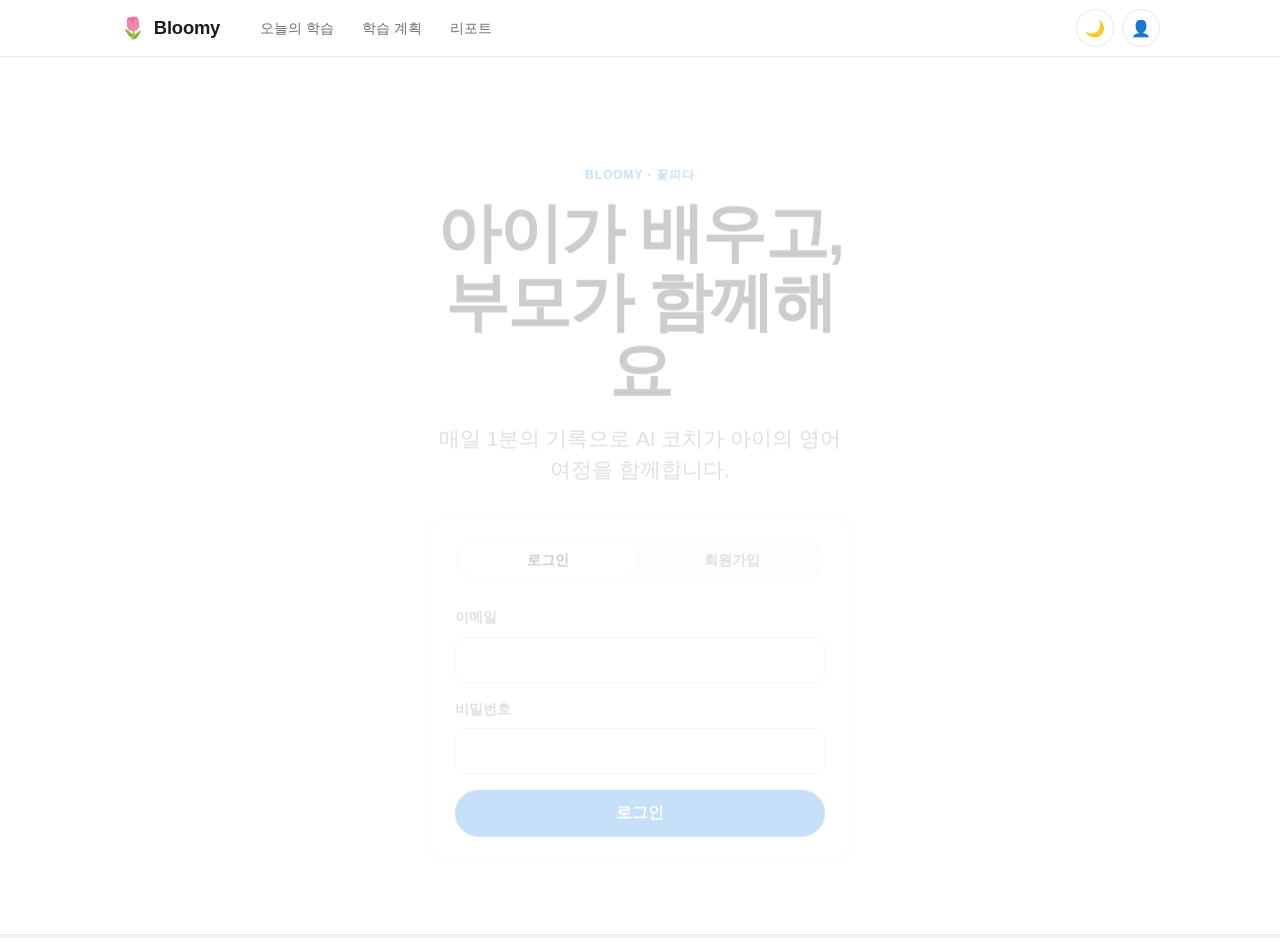
<file: index.html>
<!doctype html>
<html lang="ko">
<head>
  <meta charset="utf-8">
  <meta name="viewport" content="width=device-width, initial-scale=1">
  <meta http-equiv="refresh" content="0; url=/learning/">
  <title>꽃피다 · Bloomy</title>
  <style>
    html, body { margin: 0; height: 100%; }
    body {
      display: flex; align-items: center; justify-content: center;
      font-family: -apple-system, BlinkMacSystemFont, "Apple SD Gothic Neo", sans-serif;
      background: #fff; color: #1d1d1f;
    }
    a { color: #0071e3; text-decoration: none; font-weight: 600; }
    @media (prefers-color-scheme: dark) {
      body { background: #000; color: #f5f5f7; }
      a { color: #2997ff; }
    }
  </style>
</head>
<body>
  <p>🌷 Bloomy로 이동 중… <a href="/learning/">바로 시작하기</a></p>
</body>
</html>
</file>
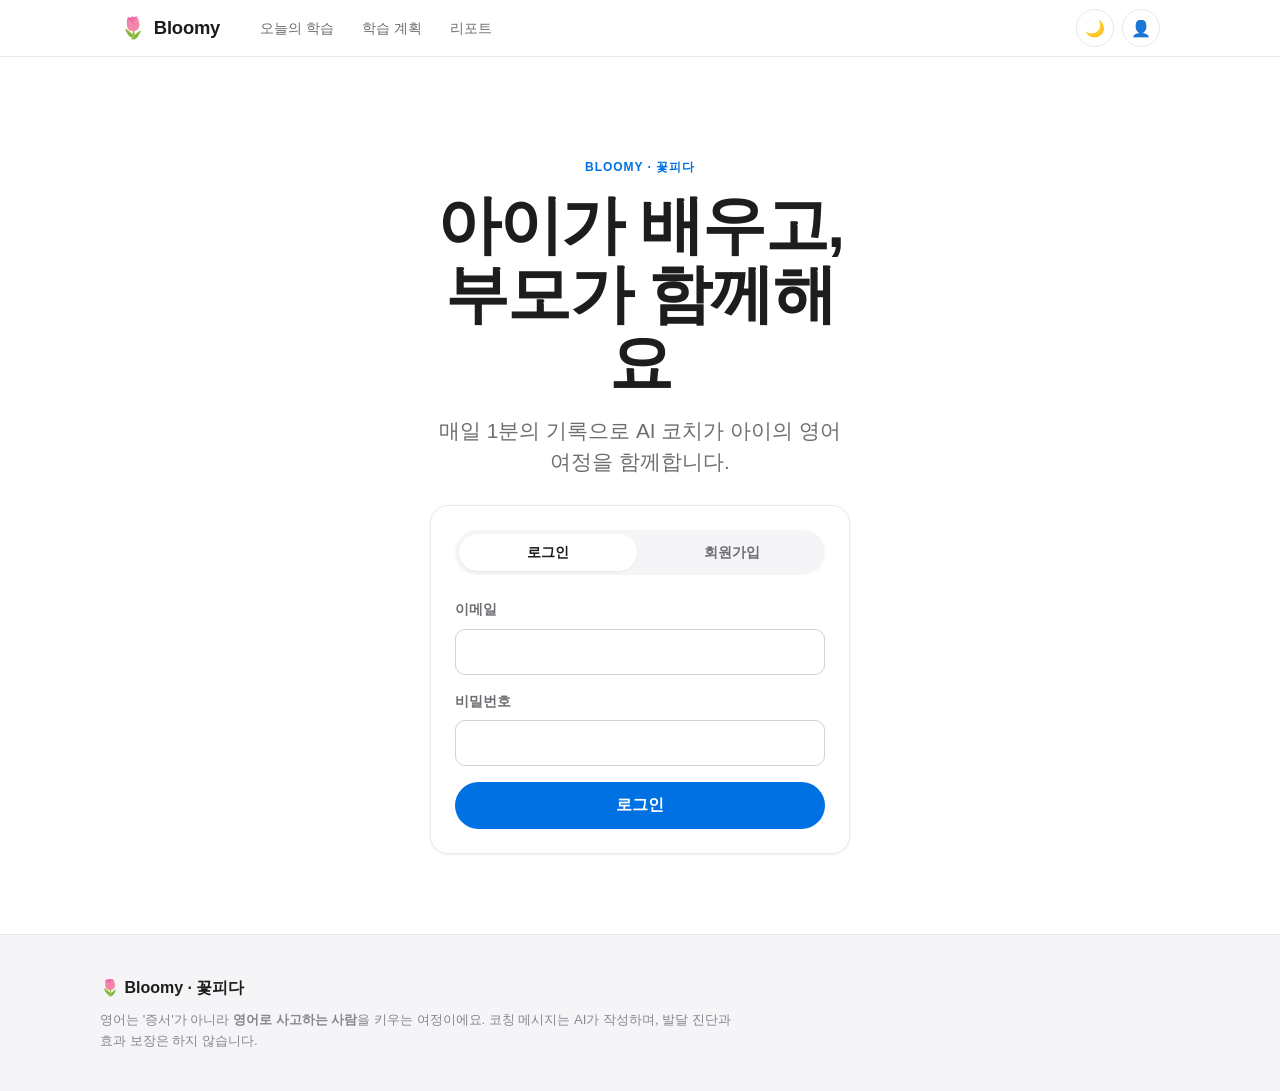
<file: learning/index.html>
<!DOCTYPE html>
<html lang="ko" data-theme="light">
<head>
  <meta charset="UTF-8" />
  <meta name="viewport" content="width=device-width, initial-scale=1.0" />
  <meta name="description" content="꽃피다 Bloomy — 아이가 배우고, 부모가 함께하는 영어 학습" />
  <title>Bloomy · 꽃피다</title>
  <link rel="stylesheet" href="css/style.css" />
</head>
<body>
  <header class="site-header">
    <div class="header-inner">
      <a class="brand" href="#" data-nav="home" aria-label="Bloomy 홈">
        <span class="brand-mark">🌷</span>
        <span class="brand-name">Bloomy</span>
      </a>
      <nav class="nav" aria-label="주요 메뉴">
        <button class="nav-link" data-nav="today">오늘의 학습</button>
        <button class="nav-link" data-nav="myplan">학습 계획</button>
        <button class="nav-link" data-nav="report">리포트</button>
      </nav>
      <div class="header-actions">
        <button id="themeToggle" class="icon-btn" type="button" aria-label="다크 모드 전환" title="다크 모드 전환">
          <span class="theme-icon">🌙</span>
        </button>
        <button id="accountBtn" class="icon-btn" type="button" aria-label="계정" title="계정">
          <span>👤</span>
        </button>
      </div>
    </div>
  </header>

  <main id="app" class="app" aria-live="polite"></main>

  <footer class="site-footer">
    <div class="footer-inner">
      <p class="footer-brand">🌷 Bloomy · 꽃피다</p>
      <p class="footer-note">
        영어는 '증서'가 아니라 <strong>영어로 사고하는 사람</strong>을 키우는 여정이에요.
        코칭 메시지는 AI가 작성하며, 발달 진단과 효과 보장은 하지 않습니다.
      </p>
    </div>
  </footer>

  <script src="js/content.js"></script>
  <script src="js/app.js"></script>
</body>
</html>
</file>
<file: learning/css/style.css>
/* ==========================================================================
   Bloomy · 꽃피다 — Apple Newsroom 스타일
   - 라이트/다크 테마 (CSS 변수 + data-theme)
   - 모바일 퍼스트 반응형
   ========================================================================== */

:root {
  --font-sans: -apple-system, BlinkMacSystemFont, "SF Pro Display", "SF Pro Text",
    "Helvetica Neue", "Apple SD Gothic Neo", "Malgun Gothic", "Noto Sans KR", sans-serif;

  --bg: #ffffff;
  --bg-elevated: #f5f5f7;
  --surface: #ffffff;
  --surface-2: #f5f5f7;
  --text: #1d1d1f;
  --text-secondary: #6e6e73;
  --text-tertiary: #86868b;
  --border: #d2d2d7;
  --border-soft: #e8e8ed;
  --accent: #0071e3;
  --accent-hover: #0077ed;
  --accent-soft: rgba(0, 113, 227, 0.1);
  --success: #1d9a5b;
  --warning: #b25000;
  --danger: #d70015;
  --shadow-sm: 0 1px 3px rgba(0, 0, 0, 0.06);
  --shadow-md: 0 4px 24px rgba(0, 0, 0, 0.08);
  --shadow-lg: 0 12px 40px rgba(0, 0, 0, 0.12);
  --radius-sm: 10px;
  --radius: 18px;
  --radius-lg: 28px;
  --maxw: 1080px;
  --header-h: 56px;
}

html[data-theme="dark"] {
  --bg: #000000;
  --bg-elevated: #1d1d1f;
  --surface: #1d1d1f;
  --surface-2: #2c2c2e;
  --text: #f5f5f7;
  --text-secondary: #a1a1a6;
  --text-tertiary: #86868b;
  --border: #424245;
  --border-soft: #2c2c2e;
  --accent: #2997ff;
  --accent-hover: #4aa8ff;
  --accent-soft: rgba(41, 151, 255, 0.16);
  --success: #30d158;
  --warning: #ff9f0a;
  --danger: #ff453a;
  --shadow-sm: 0 1px 3px rgba(0, 0, 0, 0.5);
  --shadow-md: 0 4px 24px rgba(0, 0, 0, 0.6);
  --shadow-lg: 0 12px 40px rgba(0, 0, 0, 0.7);
}

* { box-sizing: border-box; }

html { scroll-behavior: smooth; }

body {
  margin: 0;
  font-family: var(--font-sans);
  background: var(--bg);
  color: var(--text);
  line-height: 1.6;
  -webkit-font-smoothing: antialiased;
  text-rendering: optimizeLegibility;
  transition: background-color 0.3s ease, color 0.3s ease;
}

h1, h2, h3, h4, p { margin: 0; }

button { font-family: inherit; cursor: pointer; }

a { color: var(--accent); text-decoration: none; }

/* ---------- Header ---------- */
.site-header {
  position: sticky;
  top: 0;
  z-index: 50;
  background: color-mix(in srgb, var(--bg) 82%, transparent);
  backdrop-filter: saturate(180%) blur(20px);
  -webkit-backdrop-filter: saturate(180%) blur(20px);
  border-bottom: 1px solid var(--border-soft);
}
.header-inner {
  max-width: var(--maxw);
  margin: 0 auto;
  height: var(--header-h);
  padding: 0 20px;
  display: flex;
  align-items: center;
  gap: 16px;
}
.brand {
  display: inline-flex;
  align-items: center;
  gap: 8px;
  color: var(--text);
  font-weight: 700;
  font-size: 1.15rem;
  letter-spacing: -0.01em;
}
.brand-mark { font-size: 1.3rem; }
.nav {
  display: flex;
  gap: 4px;
  margin-left: 12px;
}
.nav-link {
  border: 0;
  background: transparent;
  color: var(--text-secondary);
  font-size: 0.9rem;
  font-weight: 500;
  padding: 8px 12px;
  border-radius: 999px;
  transition: background 0.2s, color 0.2s;
}
.nav-link:hover { background: var(--surface-2); color: var(--text); }
.nav-link.is-active { color: var(--text); background: var(--surface-2); }
.header-actions {
  margin-left: auto;
  display: flex;
  gap: 8px;
}
.icon-btn {
  width: 38px;
  height: 38px;
  border-radius: 999px;
  border: 1px solid var(--border-soft);
  background: var(--surface);
  color: var(--text);
  font-size: 1rem;
  display: inline-flex;
  align-items: center;
  justify-content: center;
  transition: background 0.2s, transform 0.15s;
}
.icon-btn:hover { background: var(--surface-2); }
.icon-btn:active { transform: scale(0.94); }

/* ---------- Layout ---------- */
.app {
  max-width: var(--maxw);
  margin: 0 auto;
  padding: 0 20px 80px;
  min-height: calc(100vh - var(--header-h) - 120px);
}
.screen { animation: fadeUp 0.4s ease both; }
@keyframes fadeUp {
  from { opacity: 0; transform: translateY(10px); }
  to { opacity: 1; transform: translateY(0); }
}

/* ---------- Hero ---------- */
.hero {
  padding: 64px 0 40px;
  text-align: center;
}
.eyebrow {
  display: inline-block;
  font-size: 0.75rem;
  font-weight: 600;
  letter-spacing: 0.08em;
  text-transform: uppercase;
  color: var(--accent);
  margin-bottom: 14px;
}
.hero-title {
  font-size: clamp(2.2rem, 6vw, 4rem);
  font-weight: 700;
  letter-spacing: -0.025em;
  line-height: 1.08;
  margin-bottom: 16px;
}
.hero-sub {
  font-size: clamp(1rem, 2.2vw, 1.3rem);
  color: var(--text-secondary);
  max-width: 640px;
  margin: 0 auto;
  line-height: 1.5;
}

/* ---------- Section ---------- */
.section { padding: 28px 0; }
.section-head {
  display: flex;
  align-items: baseline;
  justify-content: space-between;
  gap: 12px;
  margin-bottom: 18px;
}
.section-title {
  font-size: clamp(1.4rem, 3vw, 2rem);
  font-weight: 700;
  letter-spacing: -0.02em;
}
.section-note { color: var(--text-tertiary); font-size: 0.85rem; }

/* ---------- Card ---------- */
.card {
  background: var(--surface);
  border: 1px solid var(--border-soft);
  border-radius: var(--radius);
  padding: 24px;
  box-shadow: var(--shadow-sm);
  transition: transform 0.2s ease, box-shadow 0.2s ease, background 0.3s;
}
.card:hover { box-shadow: var(--shadow-md); }
.card-title {
  font-size: 1.15rem;
  font-weight: 650;
  letter-spacing: -0.01em;
  margin-bottom: 6px;
}
.card-meta {
  display: flex;
  flex-wrap: wrap;
  gap: 8px;
  margin-top: 12px;
}
.card-grid {
  display: grid;
  grid-template-columns: repeat(auto-fill, minmax(260px, 1fr));
  gap: 18px;
}

/* ---------- Chips / badges ---------- */
.chip {
  display: inline-flex;
  align-items: center;
  gap: 6px;
  font-size: 0.8rem;
  font-weight: 500;
  color: var(--text-secondary);
  background: var(--surface-2);
  border-radius: 999px;
  padding: 5px 12px;
}
.chip-accent { color: var(--accent); background: var(--accent-soft); }
.chip-x {
  border: 0;
  background: transparent;
  color: inherit;
  font-size: 1rem;
  cursor: pointer;
  padding: 0 0 0 4px;
  line-height: 1;
}
.ai-badge {
  display: inline-flex;
  align-items: center;
  gap: 6px;
  font-size: 0.72rem;
  font-weight: 600;
  letter-spacing: 0.02em;
  color: var(--accent);
  background: var(--accent-soft);
  border-radius: 999px;
  padding: 4px 10px;
}
.badge-case {
  font-size: 0.72rem;
  font-weight: 700;
  border-radius: 999px;
  padding: 4px 10px;
  background: var(--surface-2);
  color: var(--text-secondary);
}
.badge-case.case-A { color: var(--success); background: color-mix(in srgb, var(--success) 14%, transparent); }
.badge-case.case-B { color: var(--warning); background: color-mix(in srgb, var(--warning) 14%, transparent); }
.badge-case.case-C { color: var(--accent); background: var(--accent-soft); }

/* ---------- Buttons ---------- */
.btn {
  display: inline-flex;
  align-items: center;
  justify-content: center;
  gap: 8px;
  border: 0;
  border-radius: 999px;
  font-size: 1rem;
  font-weight: 600;
  padding: 13px 26px;
  background: var(--accent);
  color: #fff;
  transition: background 0.2s, transform 0.15s, opacity 0.2s;
}
.btn:hover { background: var(--accent-hover); }
.btn:active { transform: scale(0.98); }
.btn:disabled { opacity: 0.5; cursor: not-allowed; }
.btn-ghost {
  background: transparent;
  color: var(--accent);
  border: 1px solid var(--border);
}
.btn-ghost:hover { background: var(--surface-2); }
.btn-block { width: 100%; }
.btn-danger { background: var(--danger); }
.btn-danger:hover { background: color-mix(in srgb, var(--danger) 85%, #000); }
.btn-sm { padding: 9px 18px; font-size: 0.9rem; }

/* ---------- Forms ---------- */
.field { display: block; margin-bottom: 16px; }
.field-label {
  display: block;
  font-size: 0.85rem;
  font-weight: 600;
  color: var(--text-secondary);
  margin-bottom: 8px;
}
.input {
  width: 100%;
  padding: 13px 16px;
  font-size: 1rem;
  font-family: inherit;
  color: var(--text);
  background: var(--surface);
  border: 1px solid var(--border);
  border-radius: var(--radius-sm);
  transition: border-color 0.2s, box-shadow 0.2s;
}
.input:focus {
  outline: none;
  border-color: var(--accent);
  box-shadow: 0 0 0 4px var(--accent-soft);
}
textarea.input { resize: vertical; min-height: 84px; }

.choice-grid {
  display: grid;
  grid-template-columns: repeat(auto-fit, minmax(120px, 1fr));
  gap: 10px;
}
.choice-btn {
  border: 1px solid var(--border);
  background: var(--surface);
  color: var(--text);
  border-radius: var(--radius-sm);
  padding: 14px 12px;
  font-size: 0.95rem;
  font-weight: 500;
  transition: border-color 0.2s, background 0.2s, transform 0.15s;
}
.choice-btn:hover { border-color: var(--accent); }
.choice-btn.is-selected {
  border-color: var(--accent);
  background: var(--accent-soft);
  color: var(--accent);
  font-weight: 650;
}
.interest-grid {
  display: grid;
  grid-template-columns: repeat(auto-fit, minmax(110px, 1fr));
  gap: 10px;
}
.interest-item {
  display: flex;
  align-items: center;
  gap: 8px;
  border: 1px solid var(--border);
  border-radius: var(--radius-sm);
  padding: 12px 14px;
  cursor: pointer;
  transition: border-color 0.2s, background 0.2s;
}
.interest-item:hover { border-color: var(--accent); }
.interest-item.is-selected { border-color: var(--accent); background: var(--accent-soft); }
.interest-item input { accent-color: var(--accent); }

.form-message {
  font-size: 0.9rem;
  padding: 12px 14px;
  border-radius: var(--radius-sm);
  margin: 12px 0;
  display: none;
}
.form-message.is-error {
  display: block;
  color: var(--danger);
  background: color-mix(in srgb, var(--danger) 10%, transparent);
}
.form-message.is-info {
  display: block;
  color: var(--accent);
  background: var(--accent-soft);
}

/* ---------- Auth ---------- */
.auth-wrap {
  max-width: 420px;
  margin: 48px auto 0;
}
.auth-tabs {
  display: flex;
  gap: 6px;
  background: var(--surface-2);
  border-radius: 999px;
  padding: 4px;
  margin-bottom: 24px;
}
.auth-tab {
  flex: 1;
  border: 0;
  background: transparent;
  color: var(--text-secondary);
  font-weight: 600;
  font-size: 0.9rem;
  padding: 9px;
  border-radius: 999px;
  transition: background 0.2s, color 0.2s;
}
.auth-tab.is-active { background: var(--surface); color: var(--text); box-shadow: var(--shadow-sm); }

/* ---------- Onboarding ---------- */
.onboard-wrap { max-width: 720px; margin: 0 auto; }
.step-badge {
  display: inline-flex;
  align-items: center;
  gap: 8px;
  font-size: 0.8rem;
  font-weight: 600;
  color: var(--text-tertiary);
  margin-bottom: 8px;
}
.form-section { margin-bottom: 28px; }
.form-section-title {
  font-size: 1.05rem;
  font-weight: 650;
  margin-bottom: 12px;
}
.required-dot {
  font-size: 0.72rem;
  color: var(--accent);
  font-weight: 600;
  margin-left: 6px;
}

/* ---------- Plan ---------- */
.plan-hero {
  background: var(--surface-2);
  border-radius: var(--radius-lg);
  padding: 32px;
  margin-bottom: 24px;
}
.plan-week { margin-bottom: 24px; }
.plan-week:last-of-type { margin-bottom: 0; }
.plan-week-head {
  display: flex;
  align-items: baseline;
  justify-content: space-between;
  gap: 12px;
  margin-bottom: 10px;
}
.plan-week-title { font-size: 1rem; font-weight: 700; letter-spacing: -0.01em; }
.plan-week-range { font-size: 0.8rem; color: var(--text-tertiary); }
.plan-list { display: grid; gap: 10px; }
.plan-row {
  display: flex;
  align-items: center;
  gap: 14px;
  padding: 14px 16px;
  background: var(--surface);
  border: 1px solid var(--border-soft);
  border-radius: var(--radius-sm);
}
.plan-date {
  font-size: 0.8rem;
  font-weight: 700;
  color: var(--accent);
  min-width: 64px;
}
.plan-task { flex: 1; font-size: 0.95rem; }
.plan-min { font-size: 0.8rem; color: var(--text-tertiary); }
.plan-row.is-open { cursor: pointer; }
.plan-row.is-open:hover { border-color: var(--accent); }
.plan-row.is-today { outline: 2px solid var(--accent); outline-offset: -1px; }
.plan-src { display: block; font-size: 0.75rem; color: var(--text-tertiary); margin-top: 2px; }
.plan-cur { font-size: 0.9rem; text-decoration: none; color: var(--accent); padding: 2px 4px; }
@media (max-width: 480px) {
  .plan-row { flex-wrap: wrap; gap: 8px 12px; }
  .plan-task { flex-basis: 100%; order: 5; }
}

/* ---------- Today ---------- */
.today-grid {
  display: grid;
  grid-template-columns: 1.4fr 1fr;
  gap: 20px;
  align-items: start;
}
@media (max-width: 820px) {
  .today-grid { grid-template-columns: 1fr; }
}
.card-hero {
  background: linear-gradient(135deg, var(--accent-soft), transparent);
  border: 1px solid var(--border-soft);
  border-radius: var(--radius-lg);
  padding: 32px;
}
.card-hero .card-title { font-size: 1.6rem; }
.check-point {
  margin-top: 16px;
  padding: 14px 16px;
  background: var(--surface);
  border-radius: var(--radius-sm);
  font-size: 0.92rem;
  color: var(--text-secondary);
}
.check-point strong { color: var(--text); }

/* ---------- Words ---------- */
.word-grid {
  display: grid;
  grid-template-columns: repeat(auto-fill, minmax(150px, 1fr));
  gap: 14px;
}
.word-card {
  background: var(--surface);
  border: 1px solid var(--border-soft);
  border-radius: var(--radius);
  padding: 20px 16px;
  text-align: center;
  transition: transform 0.2s, box-shadow 0.2s;
}
.word-card:hover { transform: translateY(-3px); box-shadow: var(--shadow-md); }
.word-emoji { font-size: 2.2rem; display: block; margin-bottom: 8px; }
.word-text { font-size: 1.15rem; font-weight: 700; letter-spacing: -0.01em; }
.word-meaning { font-size: 0.85rem; color: var(--text-secondary); margin-top: 2px; }
.word-pron { font-size: 0.78rem; color: var(--text-tertiary); margin-top: 4px; }

.phrase-list { display: grid; gap: 12px; }
.phrase-item {
  background: var(--surface);
  border: 1px solid var(--border-soft);
  border-radius: var(--radius-sm);
  padding: 16px 18px;
}
.phrase-en { font-size: 1.05rem; font-weight: 650; }
.phrase-ko { font-size: 0.88rem; color: var(--text-secondary); margin-top: 2px; }
.phrase-pron { font-size: 0.78rem; color: var(--text-tertiary); margin-top: 4px; }

/* ---------- Feedback ---------- */
.feedback-form { display: grid; gap: 18px; }
.scale {
  display: flex;
  gap: 8px;
}
.scale-btn {
  flex: 1;
  border: 1px solid var(--border);
  background: var(--surface);
  color: var(--text-secondary);
  border-radius: var(--radius-sm);
  padding: 12px 0;
  font-weight: 600;
  transition: all 0.2s;
}
.scale-btn:hover { border-color: var(--accent); }
.scale-btn.is-selected {
  border-color: var(--accent);
  background: var(--accent);
  color: #fff;
}
.checkbox-row {
  display: flex;
  align-items: center;
  gap: 10px;
  font-size: 0.92rem;
  color: var(--text-secondary);
}
.checkbox-row input { accent-color: var(--accent); width: 18px; height: 18px; }

/* ---------- Coach message ---------- */
.coach-message {
  background: var(--surface);
  border: 1px solid var(--border-soft);
  border-left: 4px solid var(--accent);
  border-radius: var(--radius);
  padding: 22px 24px;
  white-space: pre-wrap;
  line-height: 1.7;
}
.coach-head {
  display: flex;
  align-items: center;
  gap: 10px;
  margin-bottom: 12px;
}
.tomorrow-card {
  margin-top: 16px;
  padding: 16px 18px;
  background: var(--surface-2);
  border-radius: var(--radius-sm);
}
.tomorrow-card .label {
  font-size: 0.75rem;
  font-weight: 700;
  letter-spacing: 0.06em;
  text-transform: uppercase;
  color: var(--text-tertiary);
  margin-bottom: 6px;
}

/* ---------- Stats / report ---------- */
.stat-grid {
  display: grid;
  grid-template-columns: repeat(auto-fit, minmax(140px, 1fr));
  gap: 14px;
}
.stat {
  background: var(--surface);
  border: 1px solid var(--border-soft);
  border-radius: var(--radius);
  padding: 20px;
  text-align: center;
}
.stat-num {
  font-size: 2rem;
  font-weight: 700;
  letter-spacing: -0.02em;
  color: var(--accent);
}
.stat-lbl { font-size: 0.82rem; color: var(--text-secondary); margin-top: 4px; }

.report-block { margin-bottom: 24px; }
.report-block h3 {
  font-size: 1.1rem;
  font-weight: 650;
  margin-bottom: 12px;
}
.trend-list, .learned-list { display: grid; gap: 8px; }
.trend-item, .learned-item {
  padding: 12px 16px;
  background: var(--surface-2);
  border-radius: var(--radius-sm);
  font-size: 0.92rem;
}
.honest-note {
  padding: 14px 16px;
  border-radius: var(--radius-sm);
  background: color-mix(in srgb, var(--warning) 10%, transparent);
  color: var(--warning);
  font-size: 0.9rem;
}
.confidence-note {
  padding: 14px 16px;
  border-radius: var(--radius-sm);
  background: color-mix(in srgb, var(--success) 10%, transparent);
  color: var(--success);
  font-size: 0.92rem;
  font-weight: 600;
}

/* ---------- Misc ---------- */
.empty {
  text-align: center;
  color: var(--text-secondary);
  padding: 48px 20px;
  font-size: 0.95rem;
}
.loading {
  text-align: center;
  color: var(--text-tertiary);
  padding: 80px 20px;
}
.spinner {
  width: 28px;
  height: 28px;
  border: 3px solid var(--border);
  border-top-color: var(--accent);
  border-radius: 50%;
  margin: 0 auto 14px;
  animation: spin 0.8s linear infinite;
}
@keyframes spin { to { transform: rotate(360deg); } }
.muted { color: var(--text-secondary); }
.small { font-size: 0.85rem; }
.mt8 { margin-top: 8px; }
.mt16 { margin-top: 16px; }
.mt24 { margin-top: 24px; }
.center { text-align: center; }
.row { display: flex; gap: 10px; flex-wrap: wrap; align-items: center; }
.spacer { flex: 1; }

/* ---------- Footer ---------- */
.site-footer {
  border-top: 1px solid var(--border-soft);
  background: var(--bg-elevated);
  padding: 40px 20px;
}
.footer-inner { max-width: var(--maxw); margin: 0 auto; }
.footer-brand { font-weight: 700; margin-bottom: 8px; }
.footer-note { font-size: 0.82rem; color: var(--text-tertiary); max-width: 640px; line-height: 1.6; }

/* ---------- Responsive ---------- */
@media (max-width: 640px) {
  .header-inner { padding: 0 14px; gap: 8px; }
  .brand-name { display: none; }
  .nav { margin-left: 0; }
  .nav-link { padding: 8px 10px; font-size: 0.85rem; }
  .app { padding: 0 16px 60px; }
  .hero { padding: 40px 0 24px; }
  .card { padding: 20px; }
  .card-hero, .plan-hero { padding: 24px; }
  .scale { gap: 6px; }
  .scale-btn { padding: 11px 0; font-size: 0.9rem; }
}

/* ---------- Privacy consent ---------- */
.consent-block { margin: 4px 0 12px; }
.privacy-details {
  margin-bottom: 12px;
  padding: 12px 14px;
  background: var(--bg-elevated);
  border-radius: var(--radius-sm);
  font-size: 0.88rem;
  color: var(--text-secondary);
}
.privacy-details summary { cursor: pointer; font-weight: 600; color: var(--text); }
.privacy-list { margin: 10px 0 0; padding-left: 18px; line-height: 1.6; }
.privacy-list li + li { margin-top: 6px; }
.consent-item {
  display: flex;
  align-items: flex-start;
  gap: 10px;
  margin-bottom: 10px;
  font-size: 0.92rem;
  line-height: 1.45;
  cursor: pointer;
}
.consent-item input { margin-top: 3px; width: 18px; height: 18px; flex: none; accent-color: var(--accent); }
.consent-alt { margin-top: 10px; }
.danger-zone { margin-top: 16px; }
.danger-zone .card-title { color: var(--danger); }
.account-email { overflow-wrap: anywhere; }

/* 카드 자료 안내 (피드백 반영) */
.guide { border-top: 1px dashed var(--border); padding-top: 12px; display: grid; gap: 8px; text-align: left; }
.guide-row { display: grid; grid-template-columns: 72px 1fr; gap: 8px; font-size: 14px; line-height: 1.5; }
.guide-k { color: var(--text-secondary); font-weight: 600; }
.guide-about summary { cursor: pointer; font-size: 13px; color: var(--text-secondary); }
.day-picker { display: grid; gap: 4px; max-width: 280px; }
.speak-btn { border: 0; background: none; cursor: pointer; font-size: 14px; padding: 0 2px; }
.check-question { font-size: 13px; line-height: 1.5; padding: 10px 12px; border-radius: 10px; background: var(--surface-2); }
@media (max-width: 480px) { .guide-row { grid-template-columns: 1fr; gap: 2px; } }

/* 누르면 소리 나는 단어·표현·글자 카드 (보호자 피드백) */
button.word-card, button.phrase-item { font: inherit; color: inherit; cursor: pointer; width: 100%; display: flex; flex-direction: column; align-items: center; gap: 2px; }
button.phrase-item { align-items: flex-start; text-align: left; }
button.word-card:active, button.phrase-item:active { transform: scale(0.97); }
button.word-card:focus-visible, button.phrase-item:focus-visible { outline: 2px solid var(--accent); outline-offset: 2px; }
.word-card .word-text { font-size: 1.4rem; }
.word-tap { font-size: 0.8rem; opacity: 0.55; margin-top: 4px; }
.phrase-en .word-tap { margin-left: 4px; }
.letter-big { font-size: 2.6rem; font-weight: 800; letter-spacing: 0.02em; line-height: 1.1; }
.link-btn { border: 0; background: none; padding: 0; color: var(--accent); font: inherit; text-decoration: underline; cursor: pointer; }
#speakNote[hidden] { display: none !important; }

/* 오늘의 동요 */
.song-card { border: 1px solid var(--border); border-radius: 16px; padding: 16px; display: grid; gap: 10px; background: var(--surface-2); }
.song-head { display: flex; gap: 12px; align-items: center; }
.song-icon { font-size: 28px; line-height: 1; }
.song-title { font-weight: 700; font-size: 17px; }
.song-card .btn { justify-self: start; }

/* 오늘의 동요 위치: 넓은 화면은 오른쪽(기록 위), 좁은 화면은 카드 아래 */
.side-block { margin-bottom: 20px; }
.song-chip { justify-self: start; }
.only-wide { display: block; }
.only-narrow { display: none; }
@media (max-width: 820px) {
  .only-wide { display: none; }
  .only-narrow { display: block; }
}

/* 칭찬 가이드 */
.praise-phrases { display: flex; flex-wrap: wrap; gap: 8px; }
.praise-chip { border: 1px solid var(--border); background: var(--surface-2); color: var(--text); border-radius: 999px; padding: 8px 14px; font-size: 15px; font-weight: 600; cursor: pointer; }
.praise-chip:hover { border-color: var(--accent); }
.praise-tips { list-style: none; padding: 0; margin: 14px 0 0; display: grid; gap: 10px; font-size: 14px; line-height: 1.5; }
.praise-streak { margin-top: 12px; font-size: 14px; line-height: 1.5; }

/* 카드 아래 링크 버튼 줄 */
.guide-links { display: flex; flex-wrap: wrap; gap: 8px; }

/* 전체 커리큘럼 페이지 */
.cur-grid { display: grid; grid-template-columns: 1fr 1.2fr; gap: 20px; align-items: start; }
@media (max-width: 820px) { .cur-grid { grid-template-columns: 1fr; } }
.cur-steps, .cur-units, .cur-days { list-style: none; padding: 0; margin: 0; display: grid; gap: 6px; }
.cur-steps li { display: grid; grid-template-columns: 130px 1fr; gap: 8px; padding: 8px 10px; border-radius: 10px; font-size: 14px; }
.cur-level { color: var(--text-secondary); font-size: 13px; }
.cur-units li { display: grid; grid-template-columns: 28px 1fr auto; gap: 8px; align-items: baseline; padding: 6px 10px; border-radius: 10px; font-size: 14px; }
.cur-steps li.is-current, .cur-units li.is-current { background: var(--surface-2); outline: 1px solid var(--accent); }
.cur-n { color: var(--text-secondary); font-variant-numeric: tabular-nums; }
.cur-st { text-align: right; white-space: nowrap; }
.cur-days li { display: grid; grid-template-columns: 48px auto 1fr; gap: 8px; align-items: baseline; font-size: 14px; padding: 6px 0; border-bottom: 1px dashed var(--border); }
.cur-date { font-variant-numeric: tabular-nums; color: var(--text-secondary); }
.st { font-size: 12px; padding: 2px 8px; border-radius: 999px; border: 1px solid var(--border); white-space: nowrap; }
.st-done { border-color: var(--accent); color: var(--accent); }
.st-today { background: var(--accent); color: #fff; border-color: var(--accent); }
.st-planned { color: var(--text); }
.st-missed, .st-later { color: var(--text-secondary); }
@media (max-width: 480px) {
  .cur-steps li { grid-template-columns: 1fr; gap: 2px; }
  .cur-units li { grid-template-columns: 24px 1fr; }
  .cur-units .cur-st { grid-column: 2; text-align: left; }
  .cur-days li { grid-template-columns: 44px 1fr; }
  .cur-days li .small { grid-column: 1 / -1; }
}
.cur-path { list-style: none; padding: 0; margin: 0; display: grid; gap: 6px; }
.cur-path li { display: grid; grid-template-columns: 28px 1fr; gap: 8px; padding: 8px 10px; border-radius: 10px; font-size: 14px; line-height: 1.5; }
.cur-path li.is-current { background: var(--surface-2); outline: 1px solid var(--accent); }
.cur-sub { font-size: 15px; font-weight: 700; }
.mt4 { margin-top: 4px; }
</file>
